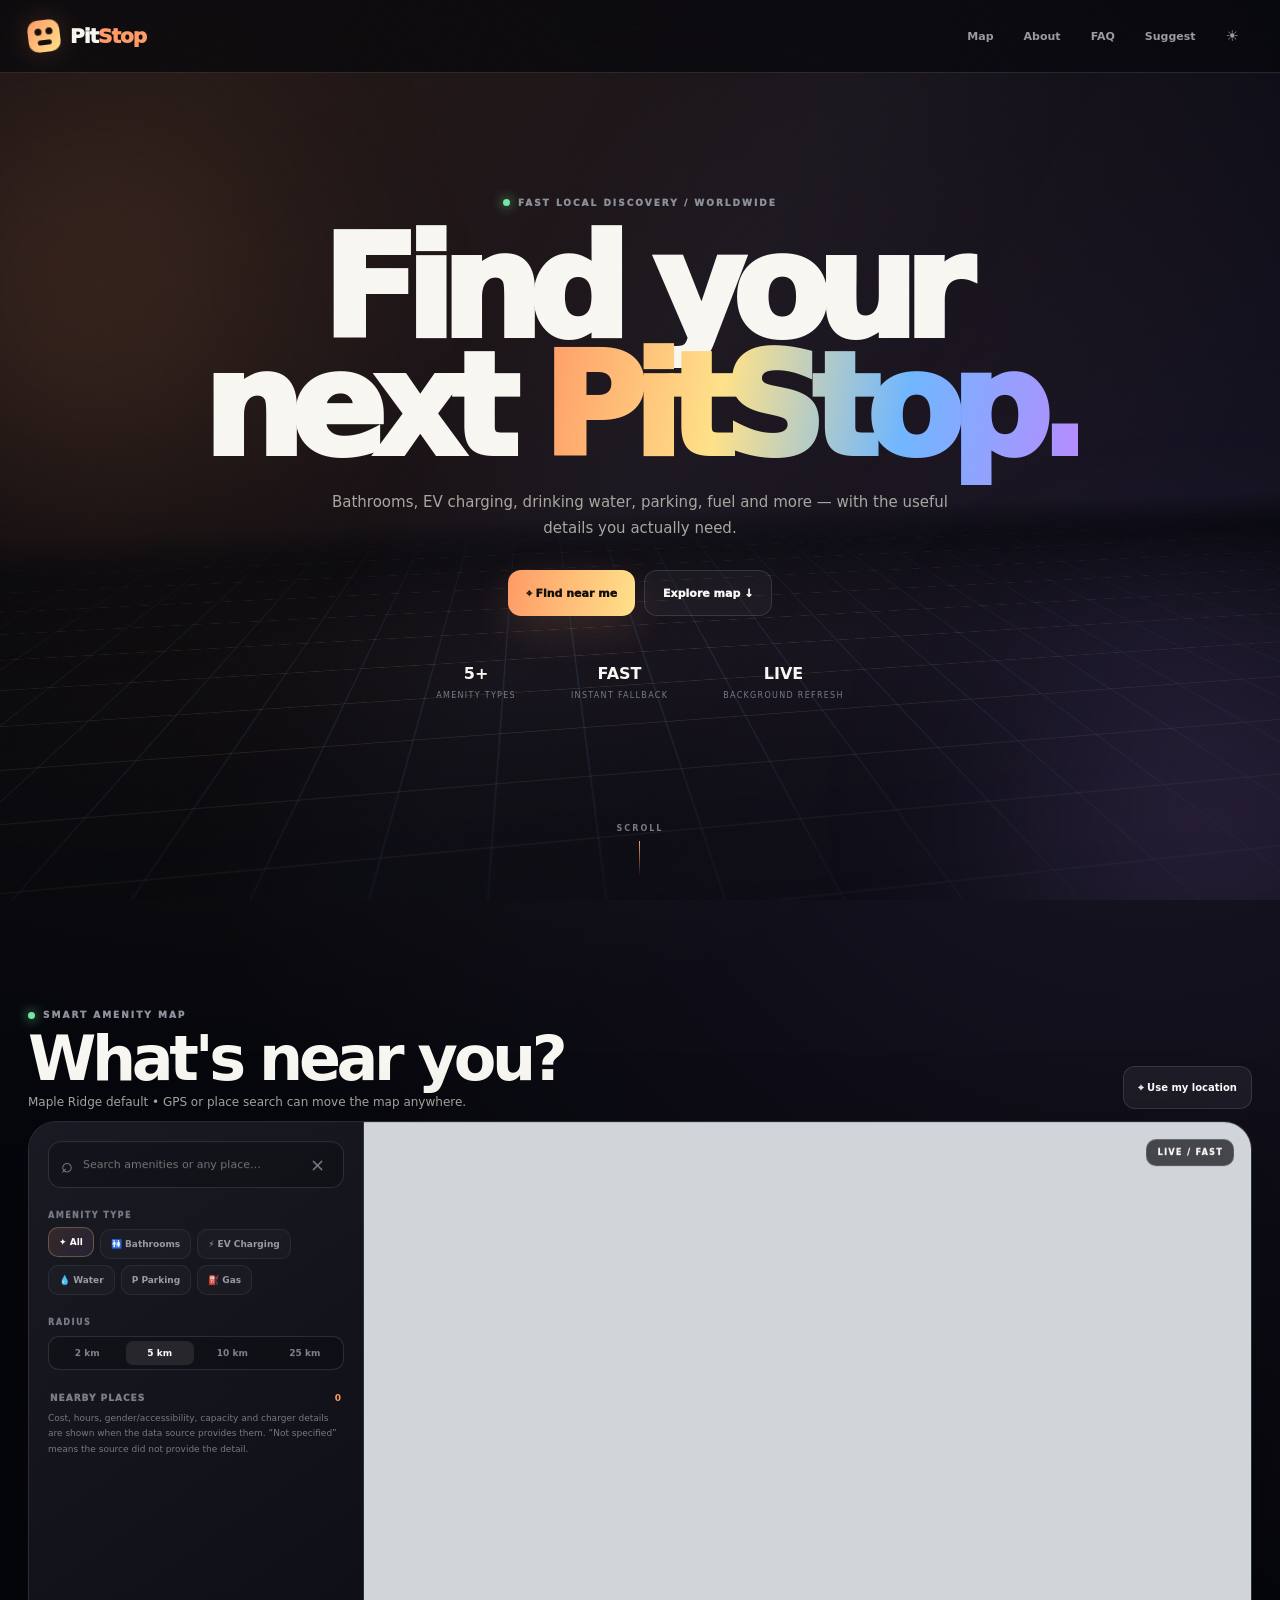
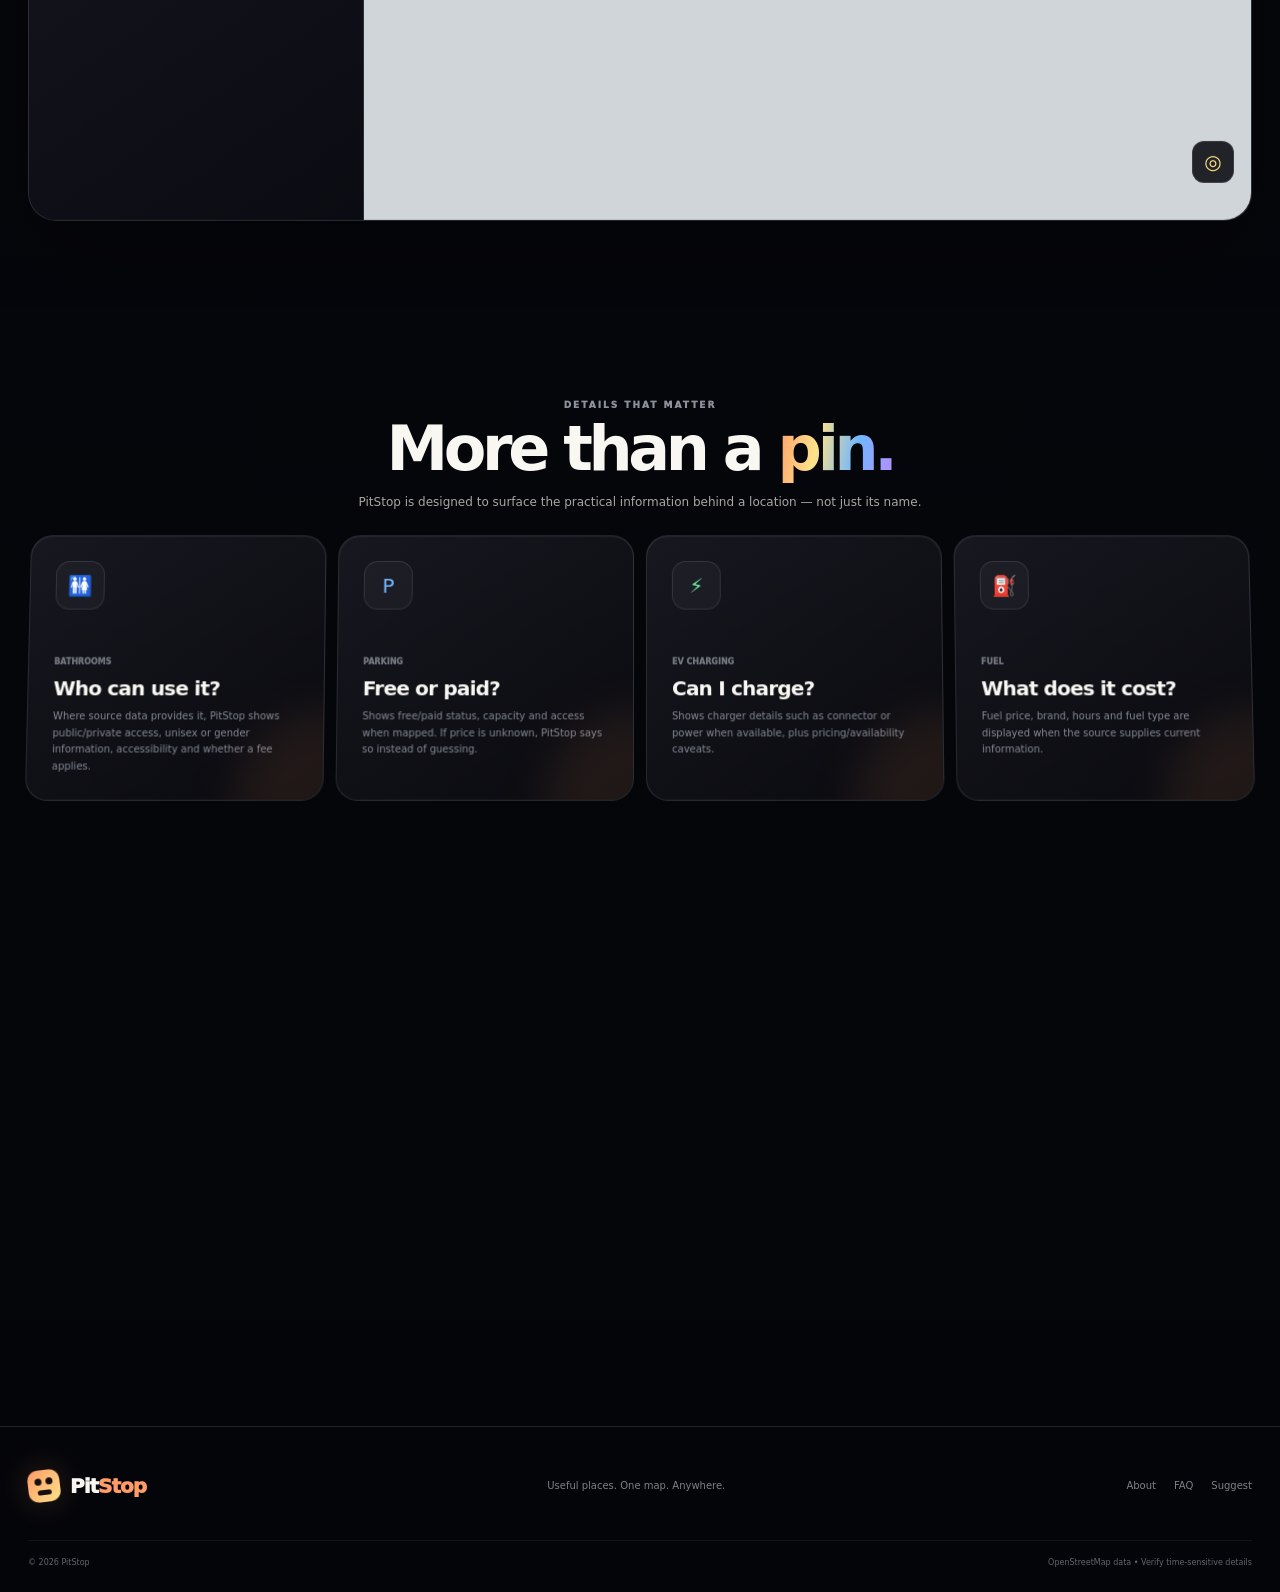
<file: index.html>
<!doctype html><html lang="en-CA"><head><meta charset="utf-8"><meta name="viewport" content="width=device-width,initial-scale=1,viewport-fit=cover"><title>PitStop — Local Amenities, Anywhere</title><meta name="description" content="Find bathrooms, EV charging, drinking water, parking and fuel with useful cost, access and facility details."><meta name="theme-color" content="#07080d"><meta name="color-scheme" content="dark light"><meta property="og:title" content="PitStop — Local Amenities, Anywhere"><meta property="og:description" content="Find bathrooms, EV charging, drinking water, parking and fuel with useful cost, access and facility details."><meta property="og:type" content="website"><link rel="manifest" href="manifest.webmanifest"><link rel="stylesheet" href="style.css"><script type="application/ld+json">{"@context":"https://schema.org","@graph":[{"@type":"WebApplication","name":"PitStop","applicationCategory":"TravelApplication","operatingSystem":"Web","description":"Worldwide local amenity discovery for bathrooms, EV charging, water, parking and fuel."},{"@type":"LocalBusiness","name":"PitStop","areaServed":{"@type":"Place","name":"Worldwide"}}]}</script><link rel="preconnect" href="https://unpkg.com"><link rel="preconnect" href="https://tile.openstreetmap.org"></head><body><header class="header"><nav class="nav"><a class="brand" href="index.html"><span class="logo"><i></i></span><span>Pit<span>Stop</span></span></a><div class="navlinks"><a href="index.html">Map</a><a href="about.html">About</a><a href="faq.html">FAQ</a><a href="contact.html">Suggest</a><button class="theme" id="themeBtn" aria-label="Toggle theme">☀</button></div><button class="menu-btn" id="menuBtn">☰</button></nav><div class="mobile-nav" id="mobileNav"><a href="index.html">Map</a><a href="about.html">About</a><a href="faq.html">FAQ</a><a href="contact.html">Suggest a place</a><button class="theme" id="themeBtn">☀ Theme</button></div></header><div class="noise"></div><main><section class="hero"><div class="hero-grid" id="heroGrid"></div><div class="orb orb-a"></div><div class="orb orb-b"></div><div class="hero-inner"><div class="eyebrow"><span class="dot"></span> FAST LOCAL DISCOVERY / WORLDWIDE</div><h1>Find your next <span>PitStop.</span></h1><p>Bathrooms, EV charging, drinking water, parking, fuel and more — with the useful details you actually need.</p><div class="hero-actions"><button class="btn primary" id="heroLocate">⌖ Find near me</button><a class="btn secondary" href="#explore">Explore map ↓</a></div><div class="stats"><div><b>5+</b><small>amenity types</small></div><div><b>FAST</b><small>instant fallback</small></div><div><b>LIVE</b><small>background refresh</small></div></div></div><div class="scroll">SCROLL<span></span></div></section>
<section class="explore" id="explore"><div class="heading"><div><div class="eyebrow left"><span class="dot"></span> SMART AMENITY MAP</div><h2>What's near you?</h2><p id="locationText">Maple Ridge default • GPS or place search can move the map anywhere.</p></div><button class="location-btn" id="locateBtn">⌖ Use my location</button></div>
<div class="map-shell depth"><aside class="sidebar"><div class="search"><span>⌕</span><input id="search" type="search" placeholder="Search amenities or any place…" aria-label="Search"><button aria-label="Clear search" onclick="document.querySelector('#search').value='';document.querySelector('#search').dispatchEvent(new Event('input'))">×</button></div><div class="label">AMENITY TYPE</div><div class="chips"><button class="chip active" data-cat="all">✦ All</button><button class="chip" data-cat="washroom">🚻 Bathrooms</button><button class="chip" data-cat="ev">⚡ EV Charging</button><button class="chip" data-cat="water">💧 Water</button><button class="chip" data-cat="parking">P Parking</button><button class="chip" data-cat="gas">⛽ Gas</button></div><div class="label">RADIUS</div><div class="radius"><button data-radius="2">2 km</button><button class="active" data-radius="5">5 km</button><button data-radius="10">10 km</button><button data-radius="25">25 km</button></div><div class="results-title"><span>Nearby places</span><b id="count">0</b></div><div class="result-list" id="results"></div><div class="data-note">Cost, hours, gender/accessibility, capacity and charger details are shown when the data source provides them. “Not specified” means the source did not provide the detail.</div></aside><div class="map-wrap"><div id="map"></div><div class="map-badge"><span class="dot"></span> LIVE / FAST</div><button class="recenter" id="recenter">◎</button></div></div></section>
<section class="categories"><div class="heading centered"><div class="eyebrow">DETAILS THAT MATTER</div><h2>More than a <span>pin.</span></h2><p>PitStop is designed to surface the practical information behind a location — not just its name.</p></div><div class="category-grid"><article class="card tilt depth"><div class="icon">🚻</div><em>BATHROOMS</em><h3>Who can use it?</h3><p>Where source data provides it, PitStop shows public/private access, unisex or gender information, accessibility and whether a fee applies.</p></article><article class="card tilt depth"><div class="icon">P</div><em>PARKING</em><h3>Free or paid?</h3><p>Shows free/paid status, capacity and access when mapped. If price is unknown, PitStop says so instead of guessing.</p></article><article class="card tilt depth"><div class="icon">⚡</div><em>EV CHARGING</em><h3>Can I charge?</h3><p>Shows charger details such as connector or power when available, plus pricing/availability caveats.</p></article><article class="card tilt depth"><div class="icon">⛽</div><em>FUEL</em><h3>What does it cost?</h3><p>Fuel price, brand, hours and fuel type are displayed when the source supplies current information.</p></article></div></section>
<section class="cta"><div class="cta-card depth"><div class="eyebrow">HELP IMPROVE THE MAP</div><h2>Know a useful <span>place?</span></h2><p>Send a suggestion and include the exact location plus any useful details such as price, hours, accessibility or facility type.</p><a class="btn primary" href="contact.html">Suggest a location →</a></div></section></main>
<div class="modal" id="modal"><div class="modal-card"><button class="modal-close" id="modalClose">×</button><div class="modal-cat" id="modalCat"></div><h2 id="modalTitle"></h2><div class="distance" id="modalDistance"></div><div class="info-grid"><div><small>ADDRESS</small><strong id="mAddress"></strong></div><div><small>ACCESS</small><strong id="mAccess"></strong></div><div><small>COST / FEE</small><strong id="mCost"></strong></div><div><small>HOURS</small><strong id="mHours"></strong></div><div><small>GENDER / FACILITY</small><strong id="mGender"></strong></div><div><small>DETAILS</small><strong id="mDetail"></strong></div></div><a class="btn primary full" id="directions" target="_blank" rel="noopener">Get directions →</a><a class="source-link" id="source" target="_blank" rel="noopener">View source ↗</a><p class="fine">Important: mapped data can become outdated. PitStop does not guarantee current opening hours, pricing, accessibility, gender designation, parking availability, fuel prices, or EV availability.</p></div></div><footer><div class="footer-top"><a class="brand" href="index.html"><span class="logo"><i></i></span><span>Pit<span>Stop</span></span></a><p>Useful places. One map. Anywhere.</p><div><a href="about.html">About</a><a href="faq.html">FAQ</a><a href="contact.html">Suggest</a></div></div><div class="footer-bottom"><span>© 2026 PitStop</span><span>OpenStreetMap data • Verify time-sensitive details</span></div></footer><script src="app.js"></script></body></html>
</file>
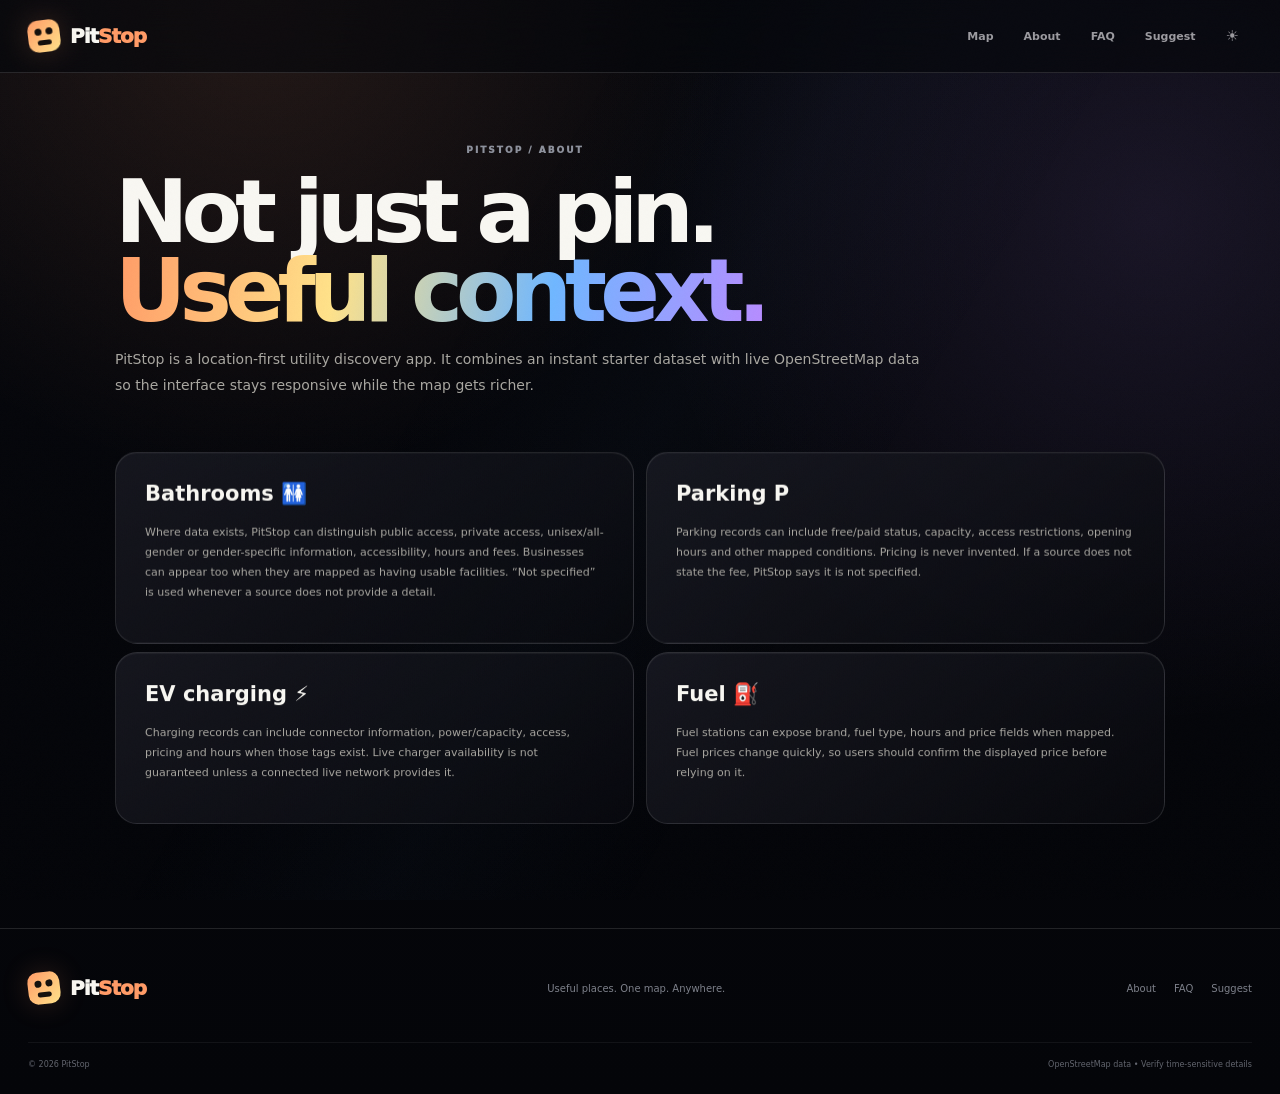
<file: about.html>
<!doctype html><html lang="en-CA"><head><meta charset="utf-8"><meta name="viewport" content="width=device-width,initial-scale=1,viewport-fit=cover"><title>About PitStop — Detailed Local Amenity Discovery</title><meta name="description" content="Learn how PitStop handles amenity details, pricing, access and live map data."><meta name="theme-color" content="#07080d"><meta name="color-scheme" content="dark light"><meta property="og:title" content="About PitStop — Detailed Local Amenity Discovery"><meta property="og:description" content="Learn how PitStop handles amenity details, pricing, access and live map data."><meta property="og:type" content="website"><link rel="manifest" href="manifest.webmanifest"><link rel="stylesheet" href="style.css"></head><body><header class="header"><nav class="nav"><a class="brand" href="index.html"><span class="logo"><i></i></span><span>Pit<span>Stop</span></span></a><div class="navlinks"><a href="index.html">Map</a><a href="about.html">About</a><a href="faq.html">FAQ</a><a href="contact.html">Suggest</a><button class="theme" id="themeBtn" aria-label="Toggle theme">☀</button></div><button class="menu-btn" id="menuBtn">☰</button></nav><div class="mobile-nav" id="mobileNav"><a href="index.html">Map</a><a href="about.html">About</a><a href="faq.html">FAQ</a><a href="contact.html">Suggest a place</a><button class="theme" id="themeBtn">☀ Theme</button></div></header><div class="noise"></div><main class="page"><div class="page-container"><section class="page-hero"><div class="eyebrow">PITSTOP / ABOUT</div><h1>Not just a pin.<br><span>Useful context.</span></h1><p>PitStop is a location-first utility discovery app. It combines an instant starter dataset with live OpenStreetMap data so the interface stays responsive while the map gets richer.</p></section><section class="content-grid"><article class="content-card depth"><h2>Bathrooms 🚻</h2><p>Where data exists, PitStop can distinguish public access, private access, unisex/all-gender or gender-specific information, accessibility, hours and fees. Businesses can appear too when they are mapped as having usable facilities. “Not specified” is used whenever a source does not provide a detail.</p></article><article class="content-card depth"><h2>Parking P</h2><p>Parking records can include free/paid status, capacity, access restrictions, opening hours and other mapped conditions. Pricing is never invented. If a source does not state the fee, PitStop says it is not specified.</p></article><article class="content-card depth"><h2>EV charging ⚡</h2><p>Charging records can include connector information, power/capacity, access, pricing and hours when those tags exist. Live charger availability is not guaranteed unless a connected live network provides it.</p></article><article class="content-card depth"><h2>Fuel ⛽</h2><p>Fuel stations can expose brand, fuel type, hours and price fields when mapped. Fuel prices change quickly, so users should confirm the displayed price before relying on it.</p></article></section></div></main><footer><div class="footer-top"><a class="brand" href="index.html"><span class="logo"><i></i></span><span>Pit<span>Stop</span></span></a><p>Useful places. One map. Anywhere.</p><div><a href="about.html">About</a><a href="faq.html">FAQ</a><a href="contact.html">Suggest</a></div></div><div class="footer-bottom"><span>© 2026 PitStop</span><span>OpenStreetMap data • Verify time-sensitive details</span></div></footer><script src="app.js"></script></body></html>
</file>
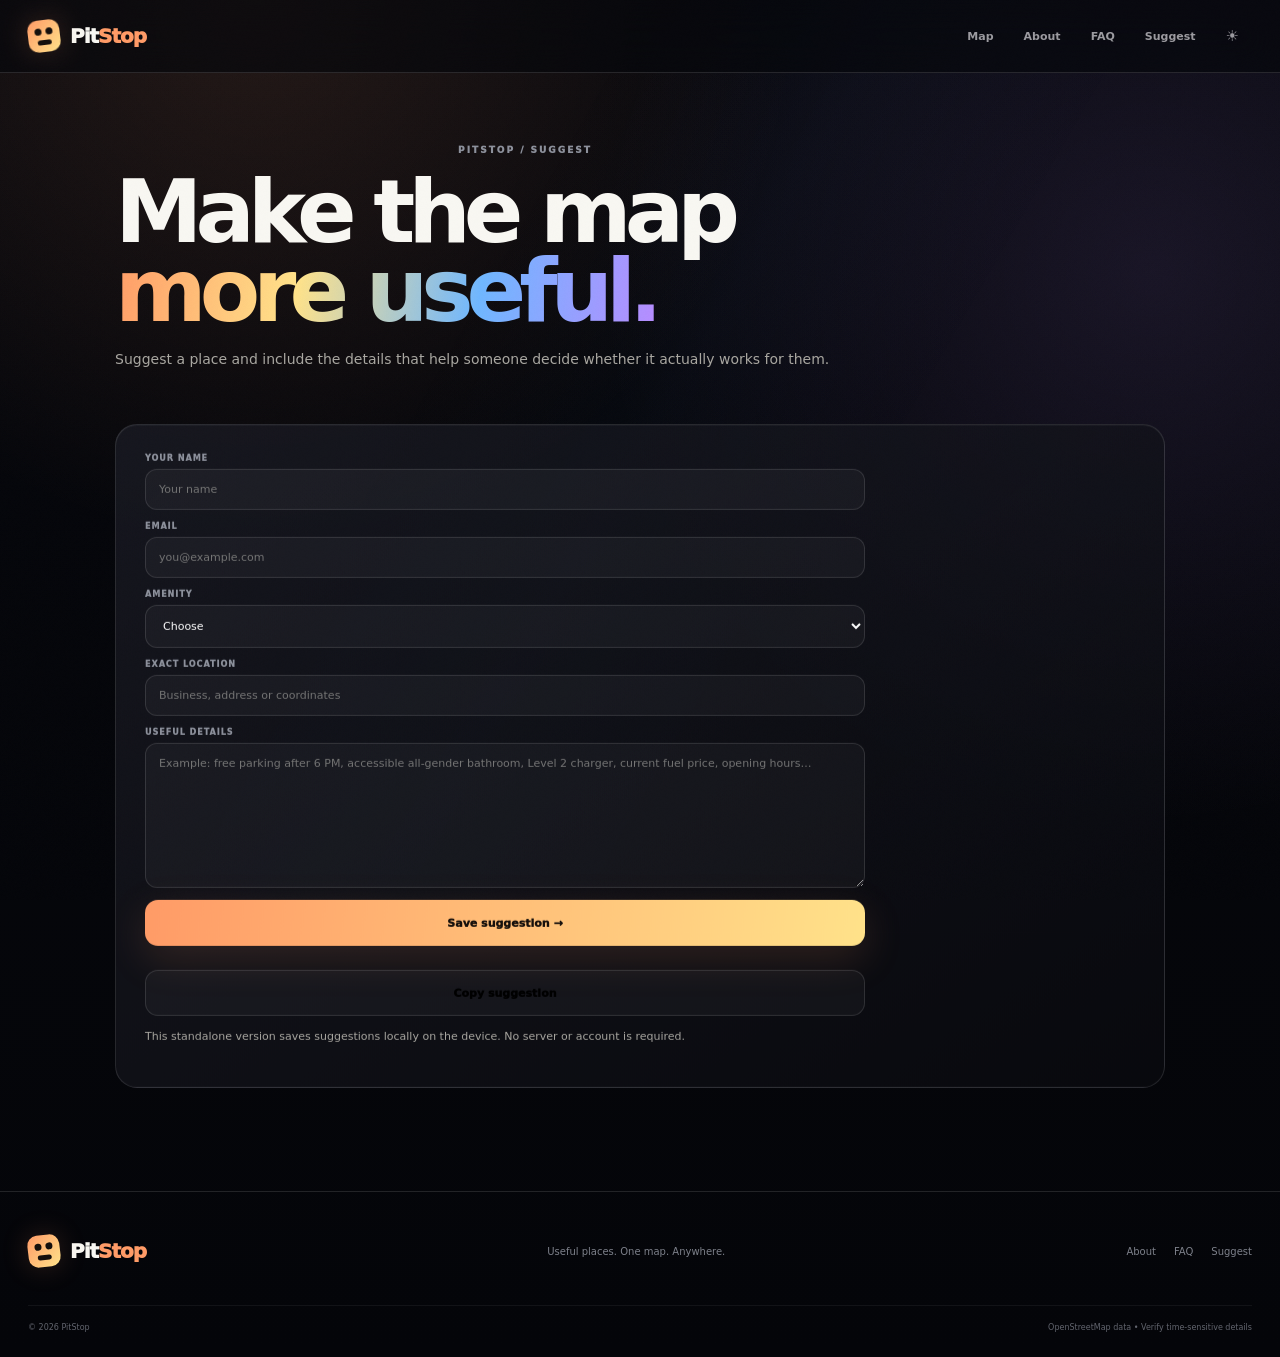
<file: contact.html>
<!doctype html><html lang="en-CA"><head><meta charset="utf-8"><meta name="viewport" content="width=device-width,initial-scale=1,viewport-fit=cover"><title>Suggest a Place — PitStop</title><meta name="description" content="Suggest a bathroom, EV charger, water station, parking area or fuel station for PitStop."><meta name="theme-color" content="#07080d"><meta name="color-scheme" content="dark light"><meta property="og:title" content="Suggest a Place — PitStop"><meta property="og:description" content="Suggest a bathroom, EV charger, water station, parking area or fuel station for PitStop."><meta property="og:type" content="website"><link rel="manifest" href="manifest.webmanifest"><link rel="stylesheet" href="style.css"></head><body><header class="header"><nav class="nav"><a class="brand" href="index.html"><span class="logo"><i></i></span><span>Pit<span>Stop</span></span></a><div class="navlinks"><a href="index.html">Map</a><a href="about.html">About</a><a href="faq.html">FAQ</a><a href="contact.html">Suggest</a><button class="theme" id="themeBtn" aria-label="Toggle theme">☀</button></div><button class="menu-btn" id="menuBtn">☰</button></nav><div class="mobile-nav" id="mobileNav"><a href="index.html">Map</a><a href="about.html">About</a><a href="faq.html">FAQ</a><a href="contact.html">Suggest a place</a><button class="theme" id="themeBtn">☀ Theme</button></div></header><div class="noise"></div><main class="page"><div class="page-container"><section class="page-hero"><div class="eyebrow">PITSTOP / SUGGEST</div><h1>Make the map<br><span>more useful.</span></h1><p>Suggest a place and include the details that help someone decide whether it actually works for them.</p></section><section class="content-card depth"><form class="contact-form" id="contactForm"><div class="field"><label>YOUR NAME</label><input name="name" required placeholder="Your name"></div><div class="field"><label>EMAIL</label><input name="email" type="email" required placeholder="you@example.com"></div><div class="field"><label>AMENITY</label><select name="category" required><option value="">Choose</option><option>Bathroom</option><option>EV charging</option><option>Water</option><option>Parking</option><option>Gas / fuel</option><option>Other</option></select></div><div class="field"><label>EXACT LOCATION</label><input name="location" required placeholder="Business, address or coordinates"></div><div class="field"><label>USEFUL DETAILS</label><textarea name="message" required placeholder="Example: free parking after 6 PM, accessible all-gender bathroom, Level 2 charger, current fuel price, opening hours…"></textarea></div><button class="btn primary" type="submit">Save suggestion →</button><div class="notice" id="formNotice"></div><button class="btn secondary" id="copySuggestion" type="button" hidden>Copy suggestion</button></form><p class="data-note">This standalone version saves suggestions locally on the device. No server or account is required.</p></section></div></main><footer><div class="footer-top"><a class="brand" href="index.html"><span class="logo"><i></i></span><span>Pit<span>Stop</span></span></a><p>Useful places. One map. Anywhere.</p><div><a href="about.html">About</a><a href="faq.html">FAQ</a><a href="contact.html">Suggest</a></div></div><div class="footer-bottom"><span>© 2026 PitStop</span><span>OpenStreetMap data • Verify time-sensitive details</span></div></footer><script src="app.js"></script></body></html>
</file>
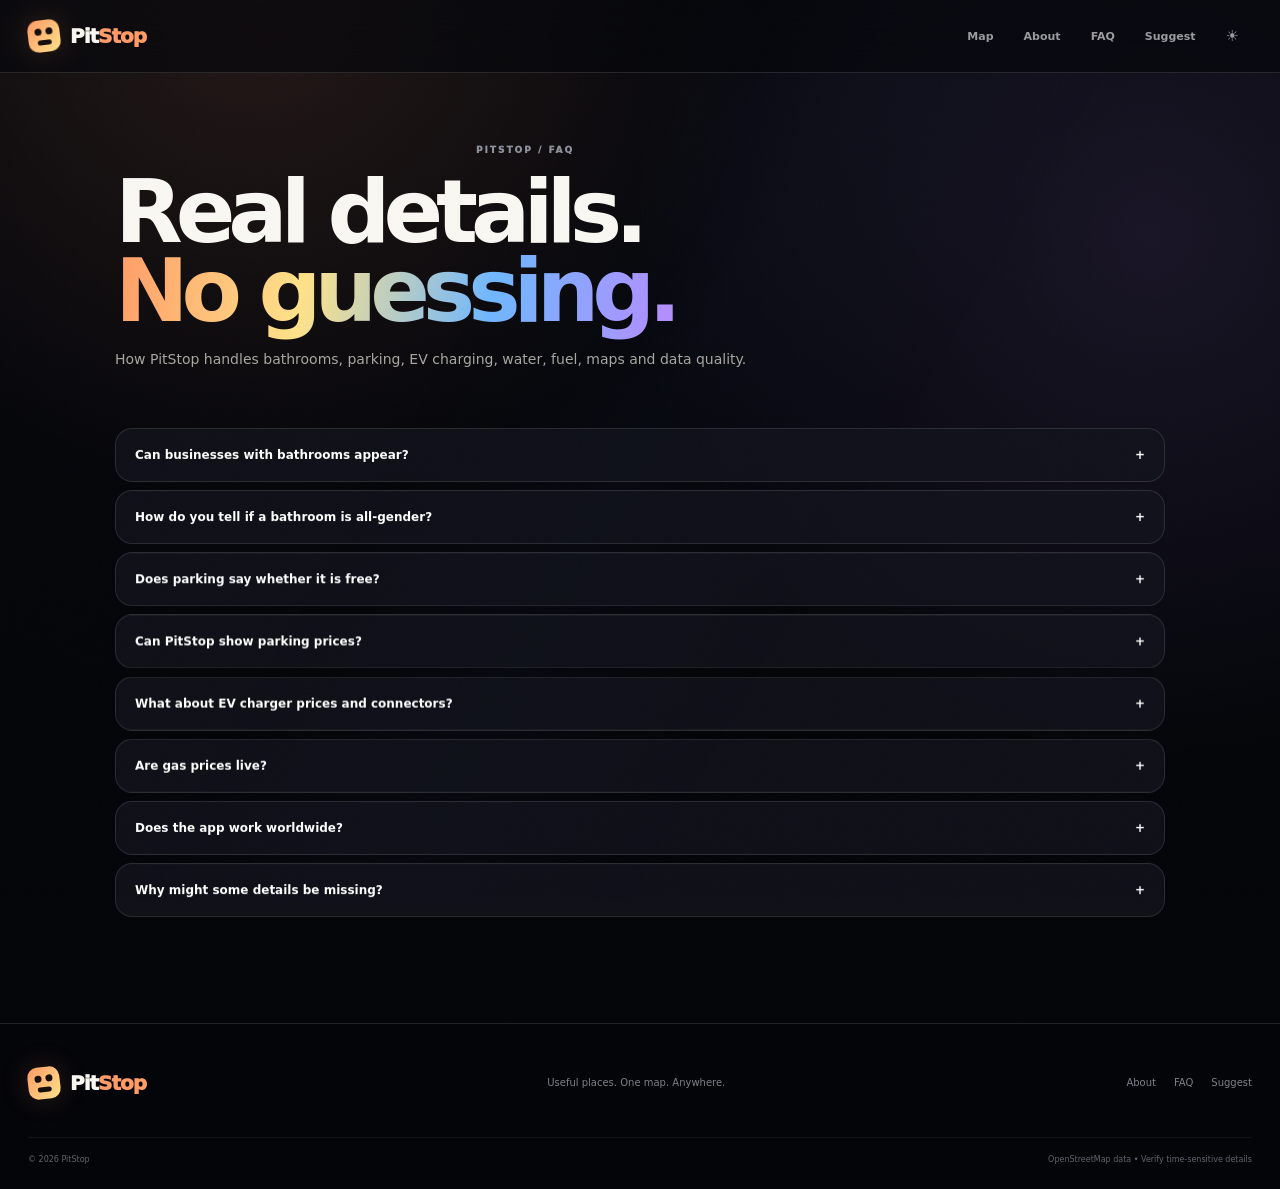
<file: faq.html>
<!doctype html><html lang="en-CA"><head><meta charset="utf-8"><meta name="viewport" content="width=device-width,initial-scale=1,viewport-fit=cover"><title>PitStop FAQ — Bathrooms, Parking, EV & Fuel Details</title><meta name="description" content="Answers about PitStop's amenity details, pricing, access, worldwide search and data quality."><meta name="theme-color" content="#07080d"><meta name="color-scheme" content="dark light"><meta property="og:title" content="PitStop FAQ — Bathrooms, Parking, EV & Fuel Details"><meta property="og:description" content="Answers about PitStop's amenity details, pricing, access, worldwide search and data quality."><meta property="og:type" content="website"><link rel="manifest" href="manifest.webmanifest"><link rel="stylesheet" href="style.css"></head><body><header class="header"><nav class="nav"><a class="brand" href="index.html"><span class="logo"><i></i></span><span>Pit<span>Stop</span></span></a><div class="navlinks"><a href="index.html">Map</a><a href="about.html">About</a><a href="faq.html">FAQ</a><a href="contact.html">Suggest</a><button class="theme" id="themeBtn" aria-label="Toggle theme">☀</button></div><button class="menu-btn" id="menuBtn">☰</button></nav><div class="mobile-nav" id="mobileNav"><a href="index.html">Map</a><a href="about.html">About</a><a href="faq.html">FAQ</a><a href="contact.html">Suggest a place</a><button class="theme" id="themeBtn">☀ Theme</button></div></header><div class="noise"></div><main class="page"><div class="page-container"><section class="page-hero"><div class="eyebrow">PITSTOP / FAQ</div><h1>Real details.<br><span>No guessing.</span></h1><p>How PitStop handles bathrooms, parking, EV charging, water, fuel, maps and data quality.</p></section><section class="faq-list"><article class="faq-item depth"><button class="faq-q">Can businesses with bathrooms appear?<span>+</span></button><div class="faq-a">Yes, when the business/facility is mapped in OpenStreetMap with a relevant amenity tag or a mapped toilet facility. PitStop does not assume every business has a bathroom simply because it is a business.</div></article><article class="faq-item depth"><button class="faq-q">How do you tell if a bathroom is all-gender?<span>+</span></button><div class="faq-a">PitStop reads available OpenStreetMap toilet gender/unisex tags. If those tags are absent or ambiguous, it displays “Not specified” rather than guessing. Accessibility is likewise shown only when source data supports it.</div></article><article class="faq-item depth"><button class="faq-q">Does parking say whether it is free?<span>+</span></button><div class="faq-a">Yes when the source has a fee field. “Free parking” can be shown for an explicit no-fee tag; “Paid parking” for an explicit fee tag. If no fee information exists, PitStop displays “Parking fee not specified.”</div></article><article class="faq-item depth"><button class="faq-q">Can PitStop show parking prices?<span>+</span></button><div class="faq-a">If a mapped source includes a usable price/fee value, the app can show it. Many OpenStreetMap parking records do not contain current hourly rates, so PitStop will not invent a price.</div></article><article class="faq-item depth"><button class="faq-q">What about EV charger prices and connectors?<span>+</span></button><div class="faq-a">The live parser reads available charging tags such as socket/connector and capacity/power. Fee and price information is shown when supplied. Actual real-time availability depends on the source and is not guaranteed by a generic OSM record.</div></article><article class="faq-item depth"><button class="faq-q">Are gas prices live?<span>+</span></button><div class="faq-a">Only if the underlying source provides a current price field. Gas prices change frequently, so PitStop clearly labels missing or source-provided pricing rather than estimating it.</div></article><article class="faq-item depth"><button class="faq-q">Does the app work worldwide?<span>+</span></button><div class="faq-a">Yes. Maple Ridge is the instant seeded fallback location, but GPS and worldwide place search move the map to any location. Background OpenStreetMap queries then search around that location.</div></article><article class="faq-item depth"><button class="faq-q">Why might some details be missing?<span>+</span></button><div class="faq-a">OpenStreetMap is community-maintained and different amenities have different levels of detail. Missing information is intentionally shown as “Not specified” rather than guessed.</div></article></section></div></main><footer><div class="footer-top"><a class="brand" href="index.html"><span class="logo"><i></i></span><span>Pit<span>Stop</span></span></a><p>Useful places. One map. Anywhere.</p><div><a href="about.html">About</a><a href="faq.html">FAQ</a><a href="contact.html">Suggest</a></div></div><div class="footer-bottom"><span>© 2026 PitStop</span><span>OpenStreetMap data • Verify time-sensitive details</span></div></footer><script src="app.js"></script></body></html>
</file>
<file: style.css>
:root{--bg:#07080d;--bg2:#0d1018;--panel:rgba(20,22,31,.76);--panel2:rgba(255,255,255,.055);--text:#f8f7f2;--muted:#a9a7a1;--line:rgba(255,255,255,.12);--orange:#ff9b67;--yellow:#ffe28a;--blue:#70b7ff;--purple:#b88cff;--green:#73e6a4;--red:#ff7474;--cyan:#6feaff;--sy:0px}*{box-sizing:border-box}html{scroll-behavior:smooth}body{margin:0;background:radial-gradient(circle at 20% 0%,rgba(255,155,103,.12),transparent 32%),radial-gradient(circle at 90% 20%,rgba(184,140,255,.11),transparent 35%),linear-gradient(180deg,var(--bg),#040509);color:var(--text);font-family:Inter,ui-sans-serif,system-ui,-apple-system,"Segoe UI",sans-serif;overflow-x:hidden;transition:background .35s,color .25s}body:before{content:"";position:fixed;inset:0;z-index:-2;pointer-events:none;background:linear-gradient(120deg,transparent 35%,rgba(112,183,255,.025),transparent 65%)}a{color:inherit;text-decoration:none}button,input,textarea,select{font:inherit}button{cursor:pointer}.noise{position:fixed;inset:0;z-index:9999;pointer-events:none;opacity:.015;background-image:url("data:image/svg+xml,%3Csvg xmlns='http://www.w3.org/2000/svg' width='120' height='120'%3E%3Cfilter id='n'%3E%3CfeTurbulence baseFrequency='.8' numOctaves='2'/%3E%3C/filter%3E%3Crect width='100%25' height='100%25' filter='url(%23n)'/%3E%3C/svg%3E")}.header{position:fixed;z-index:1000;inset:0 0 auto;background:rgba(7,8,13,.68);backdrop-filter:blur(18px);border-bottom:1px solid var(--line)}.nav{height:72px;max-width:1400px;margin:auto;padding:0 28px;display:flex;align-items:center;justify-content:space-between}.brand{display:flex;align-items:center;gap:10px;font-weight:950;letter-spacing:-1px;font-size:20px}.brand>span:last-child span{color:var(--orange)}.logo{width:32px;height:32px;border-radius:10px;background:linear-gradient(135deg,var(--orange),var(--yellow));position:relative;transform:rotate(-7deg);box-shadow:0 0 28px rgba(255,155,103,.18)}.logo:before,.logo:after,.logo i{content:"";position:absolute;background:#15100d;border-radius:50%}.logo:before{width:7px;height:7px;left:7px;top:8px}.logo:after{width:7px;height:7px;right:7px;top:8px}.logo i{width:14px;height:5px;left:9px;bottom:7px;border-radius:8px}.navlinks{display:flex;gap:4px;align-items:center}.navlinks a,.theme{padding:10px 13px;border:0;border-radius:11px;background:none;color:#9c9ba0;font-size:11px;font-weight:900}.navlinks a:hover,.navlinks .active,.theme:hover{background:var(--panel2);color:#fff}.theme{font-size:15px}.menu-btn{display:none;border:0;background:none;color:#fff;font-size:22px}.mobile-nav{display:none}.hero{min-height:100svh;height:760px;position:relative;display:grid;place-items:center;overflow:hidden}.hero-grid{position:absolute;left:-40vw;top:23%;width:180vw;height:900px;background-image:linear-gradient(rgba(255,226,138,.13) 1px,transparent 1px),linear-gradient(90deg,rgba(112,183,255,.13) 1px,transparent 1px);background-size:55px 55px;transform:perspective(700px) rotateX(64deg) rotateZ(-8deg) scale(1.25);mask-image:linear-gradient(transparent,black 20%,black 65%,transparent);will-change:transform}.hero-grid:after{content:"";position:absolute;inset:0;background:radial-gradient(ellipse,transparent 0 5%,var(--bg) 72%)}.orb{position:absolute;width:380px;height:380px;border-radius:50%;filter:blur(105px);pointer-events:none}.orb-a{left:-100px;top:12%;background:rgba(255,155,103,.13)}.orb-b{right:-120px;bottom:-100px;background:rgba(184,140,255,.13)}.hero-inner{position:relative;z-index:2;text-align:center;width:min(950px,calc(100% - 34px))}.eyebrow{display:flex;align-items:center;justify-content:center;gap:8px;color:#8d919c;font-size:9px;font-weight:950;letter-spacing:2px}.eyebrow.left{justify-content:flex-start}.dot{width:7px;height:7px;border-radius:50%;background:var(--green);box-shadow:0 0 12px var(--green)}.hero h1{font-size:clamp(62px,11vw,142px);line-height:.84;letter-spacing:-.09em;margin:22px 0;font-weight:950}.hero h1 span,.heading h2 span,.cta-card h2 span,.page-hero h1 span{background:linear-gradient(100deg,var(--orange),var(--yellow) 34%,var(--blue) 67%,var(--purple));-webkit-background-clip:text;background-clip:text;color:transparent}.hero p{max-width:660px;margin:auto;color:var(--muted);line-height:1.75;font-size:15px}.hero-actions{display:flex;justify-content:center;gap:9px;margin-top:29px}.btn{min-height:46px;padding:0 18px;border-radius:13px;border:1px solid var(--line);display:inline-flex;align-items:center;justify-content:center;gap:8px;font-size:11px;font-weight:950;transition:.2s}.btn.primary{border:0;color:#16100c;background:linear-gradient(100deg,var(--orange),var(--yellow));box-shadow:0 13px 40px rgba(255,155,103,.15)}.btn.primary:hover{transform:translateY(-3px);box-shadow:0 20px 50px rgba(255,155,103,.25)}.btn.secondary{background:rgba(255,255,255,.035)}.stats{display:flex;justify-content:center;gap:55px;margin-top:48px}.stats b{display:block;font-size:16px}.stats small{color:#777b86;font-size:8px;text-transform:uppercase;letter-spacing:1.3px}.scroll{position:absolute;bottom:24px;color:#777b86;font-size:8px;letter-spacing:2px;font-weight:900}.scroll span{display:block;height:35px;width:1px;margin:8px auto 0;background:linear-gradient(var(--orange),transparent)}.explore,.categories,.cta{content-visibility:auto;contain-intrinsic-size:800px}.explore{max-width:1450px;margin:auto;padding:110px 28px 75px}.heading{display:flex;align-items:end;justify-content:space-between;gap:20px;margin-bottom:26px}.heading h2{font-size:clamp(38px,5vw,62px);line-height:.94;letter-spacing:-.07em;margin:10px 0 7px}.heading p{margin:0;color:var(--muted);font-size:12px}.location-btn{height:43px;border:1px solid var(--line);border-radius:12px;background:var(--panel2);color:#fff;padding:0 14px;font-size:10px;font-weight:900}.map-shell{height:700px;display:grid;grid-template-columns:335px 1fr;overflow:hidden;border:1px solid var(--line);border-radius:28px;background:var(--panel);box-shadow:0 40px 100px rgba(0,0,0,.35);transform-style:preserve-3d}.sidebar{padding:19px;background:linear-gradient(145deg,rgba(26,27,35,.93),rgba(11,12,18,.93));border-right:1px solid var(--line);display:flex;flex-direction:column;min-width:0}.search{height:47px;display:flex;align-items:center;gap:8px;padding:0 12px;border:1px solid var(--line);border-radius:13px;background:rgba(0,0,0,.18)}.search span{font-size:20px;color:#8c8e97}.search input{flex:1;min-width:0;border:0;outline:0;background:none;color:#fff;font-size:11px}.search button{border:0;background:none;color:#7e818b;font-size:18px}.label{margin:23px 0 9px;color:#777a84;font-size:8px;font-weight:950;letter-spacing:1.5px}.chips{display:flex;flex-wrap:wrap;gap:6px}.chip{padding:9px 10px;border:1px solid rgba(255,255,255,.07);border-radius:10px;background:rgba(255,255,255,.025);color:#9b9da5;font-size:9px;font-weight:900;transition:.17s}.chip:hover,.chip.active{color:#fff;background:linear-gradient(135deg,rgba(255,155,103,.13),rgba(184,140,255,.1));border-color:rgba(255,226,138,.27);transform:translateY(-2px)}.radius{display:grid;grid-template-columns:repeat(4,1fr);gap:4px;padding:4px;border:1px solid var(--line);border-radius:11px;background:rgba(0,0,0,.18)}.radius button{border:0;border-radius:7px;padding:7px 2px;background:none;color:#80838d;font-size:9px;font-weight:900}.radius button.active{background:rgba(255,255,255,.09);color:#fff}.results-title{display:flex;justify-content:space-between;margin:23px 2px 8px;color:#7b7e87;font-size:9px;font-weight:950;text-transform:uppercase;letter-spacing:1px}.results-title b{color:var(--orange)}.result-list{display:flex;flex-direction:column;gap:6px;overflow:auto;min-height:0}.result{width:100%;padding:11px;border:1px solid rgba(255,255,255,.06);border-radius:12px;background:rgba(255,255,255,.025);color:#92959e;text-align:left;transition:.18s}.result:hover{transform:translateX(3px);border-color:rgba(255,155,103,.27);background:rgba(255,155,103,.045)}.result>span{display:flex;justify-content:space-between;gap:8px}.result b{color:#f0f0ed;font-size:10px}.result em{color:var(--yellow);font-size:9px;font-style:normal;white-space:nowrap}.result small{display:block;margin-top:5px;color:#777d89;font-size:8px;line-height:1.45}.result i{display:block;margin-top:5px;color:var(--green);font-size:8px;font-style:normal}.empty{display:grid;gap:4px}.map-wrap{min-width:0;position:relative}#map{height:100%;width:100%;background:#cfd5d8}.leaflet-container{font-family:inherit}.leaflet-control-zoom{border:0!important}.leaflet-control-zoom a{background:rgba(15,16,22,.92)!important;color:#fff!important;border-color:rgba(255,255,255,.12)!important}.leaflet-control-attribution{background:rgba(0,0,0,.45)!important;color:#fff!important;font-size:8px}.leaflet-control-attribution a{color:#fff!important}.marker{width:44px;height:44px;border:3px solid #fff;border-radius:14px;display:grid;place-items:center;color:#16100c;background:linear-gradient(135deg,var(--orange),var(--yellow));box-shadow:0 10px 25px rgba(0,0,0,.4);font-weight:950}.marker-water{background:linear-gradient(135deg,#8ee7ff,var(--blue))}.marker-parking{background:linear-gradient(135deg,var(--purple),#8b7bff)}.marker-ev{background:linear-gradient(135deg,var(--green),#75eaff)}.marker-gas{background:linear-gradient(135deg,var(--red),var(--orange))}.user-dot{width:18px;height:18px;border:4px solid white;border-radius:50%;background:var(--blue);box-shadow:0 0 0 8px rgba(112,183,255,.15),0 0 25px var(--blue)}.map-badge{position:absolute;z-index:500;right:17px;top:17px;padding:8px 10px;border:1px solid var(--line);border-radius:10px;background:rgba(15,16,22,.72);backdrop-filter:blur(12px);font-size:8px;font-weight:950;letter-spacing:1.4px}.recenter{position:absolute;z-index:500;right:17px;bottom:37px;width:42px;height:42px;border:1px solid var(--line);border-radius:12px;background:rgba(15,16,22,.9);color:var(--yellow);font-size:20px}.categories{padding:90px 28px;max-width:1280px;margin:auto}.centered{display:block;text-align:center}.centered p{max-width:570px;margin:17px auto}.category-grid{display:grid;grid-template-columns:repeat(4,1fr);gap:12px;margin-top:50px;perspective:1100px}.card,.content-card{position:relative;overflow:hidden;border:1px solid var(--line);border-radius:22px;background:linear-gradient(145deg,rgba(28,29,38,.75),rgba(10,11,16,.72));box-shadow:inset 0 1px rgba(255,255,255,.045);transform-style:preserve-3d;will-change:transform;transition:border-color .2s}.card{min-height:250px;padding:25px}.card:after{content:"";position:absolute;right:-100px;bottom:-100px;width:190px;height:190px;border-radius:50%;background:rgba(255,155,103,.09);filter:blur(22px)}.icon{width:49px;height:49px;display:grid;place-items:center;margin-bottom:40px;border:1px solid rgba(255,255,255,.1);border-radius:14px;background:rgba(255,255,255,.035);font-size:20px}.card:nth-child(2) .icon{color:var(--blue)}.card:nth-child(3) .icon{color:var(--green)}.card:nth-child(4) .icon{color:var(--purple)}.card em{color:#71757f;font-size:8px;font-style:normal;font-weight:950}.card h3{margin:8px 0;font-size:20px;letter-spacing:-.04em}.card p{margin:0;color:#858995;font-size:10px;line-height:1.65}.cta{padding:20px 28px 110px}.cta-card{max-width:1050px;min-height:380px;margin:auto;padding:40px;display:flex;align-items:center;flex-direction:column;justify-content:center;text-align:center;border:1px solid rgba(255,155,103,.18);border-radius:30px;background:radial-gradient(circle at 50% 100%,rgba(255,155,103,.11),transparent 50%),rgba(20,22,30,.72);box-shadow:0 35px 90px rgba(0,0,0,.3)}.cta-card h2{font-size:clamp(42px,6vw,72px);line-height:.94;letter-spacing:-.07em;margin:18px 0 12px}.cta-card p{max-width:520px;color:var(--muted);font-size:12px;margin:0 0 23px}footer{border-top:1px solid var(--line);padding:43px 28px 25px}.footer-top,.footer-bottom{max-width:1250px;margin:auto}.footer-top{display:flex;justify-content:space-between;align-items:center;gap:20px}.footer-top p,.footer-top div:last-child a{color:#7d808a;font-size:10px}.footer-top div:last-child{display:flex;gap:18px}.footer-bottom{display:flex;justify-content:space-between;border-top:1px solid rgba(255,255,255,.06);padding-top:17px;margin-top:38px;color:#62656e;font-size:8px}.modal{position:fixed;inset:0;z-index:3000;display:grid;place-items:center;padding:18px;background:rgba(0,0,0,.7);backdrop-filter:blur(15px);opacity:0;visibility:hidden;transition:.2s}.modal.open{opacity:1;visibility:visible}.modal-card{width:min(560px,100%);max-height:90vh;overflow:auto;position:relative;padding:29px;border:1px solid rgba(255,226,138,.23);border-radius:25px;background:linear-gradient(145deg,#1d1e27,#0b0c11);box-shadow:0 45px 110px rgba(0,0,0,.65);transform:translateY(18px) scale(.98);transition:.25s}.modal.open .modal-card{transform:none}.modal-close{position:absolute;right:14px;top:14px;width:35px;height:35px;border:1px solid var(--line);border-radius:10px;background:rgba(255,255,255,.04);color:#aaa;font-size:20px}.modal-cat{color:var(--orange);font-size:8px;font-weight:950;letter-spacing:2px}.modal-card h2{font-size:28px;letter-spacing:-.05em;margin:9px 0 11px}.distance{font-size:26px;font-weight:950;margin:20px 0;color:var(--yellow)}.info-grid{display:grid;grid-template-columns:1fr 1fr;gap:8px}.info-grid div{padding:13px;border:1px solid rgba(255,255,255,.07);border-radius:12px;background:rgba(255,255,255,.025)}.info-grid small{display:block;color:#6e727c;font-size:7px;font-weight:950;letter-spacing:1.2px;margin-bottom:5px}.info-grid strong{display:block;color:#c9cbd0;font-size:10px;line-height:1.5}.full{width:100%;margin-top:14px}.source-link{display:block;margin-top:11px;color:var(--blue);font-size:9px}.fine{color:#6e727c;font-size:8px;line-height:1.6}.page{min-height:100vh;padding:145px 28px 100px}.page-container{max-width:1050px;margin:auto}.page-hero{max-width:820px;margin-bottom:55px}.page-hero h1{font-size:clamp(53px,8vw,88px);line-height:.9;letter-spacing:-.08em;margin:17px 0}.page-hero p{color:var(--muted);font-size:14px;line-height:1.8}.content-grid{display:grid;grid-template-columns:1fr 1fr;gap:12px}.content-card{padding:29px}.content-card h2{font-size:21px;margin-top:0}.content-card p{color:var(--muted);font-size:11px;line-height:1.8}.faq-list{display:grid;gap:9px}.faq-item{border:1px solid var(--line);border-radius:17px;background:var(--panel);overflow:hidden}.faq-q{width:100%;padding:19px;border:0;background:none;color:#fff;text-align:left;display:flex;justify-content:space-between;font-size:12px;font-weight:900}.faq-a{max-height:0;overflow:hidden;padding:0 19px;color:var(--muted);font-size:11px;line-height:1.8;transition:.25s}.faq-item.open .faq-a{max-height:300px;padding:0 19px 19px}.contact-form{max-width:720px;display:grid;gap:12px}.field{display:grid;gap:6px}.field label{color:#8d919c;font-size:8px;font-weight:950;letter-spacing:1px}.field input,.field textarea,.field select{width:100%;padding:13px;border:1px solid var(--line);border-radius:12px;background:rgba(255,255,255,.035);color:#fff;outline:0;font-size:11px}.field select option{background:#15161d}.field textarea{min-height:145px;resize:vertical}.notice{color:var(--green);font-size:10px}.data-note{color:#747983;font-size:9px;line-height:1.7}
body.light{--bg:#f7f3ec;--bg2:#fff;--panel:rgba(255,255,255,.72);--panel2:rgba(35,45,60,.055);--text:#17202d;--muted:#596676;--line:rgba(23,32,45,.12)}body.light:before{background:linear-gradient(120deg,transparent 35%,rgba(112,183,255,.06),transparent 65%)}body.light .header{background:rgba(247,243,236,.7)}body.light .sidebar{background:linear-gradient(145deg,rgba(255,255,255,.94),rgba(243,239,232,.94))}body.light .result b,body.light .modal-card h2,body.light .faq-q{color:#17202d}body.light .modal-card{background:linear-gradient(145deg,#fff,#f3efe8)}body.light .card,body.light .content-card{background:rgba(255,255,255,.65)}body.light .hero-grid{background-image:linear-gradient(rgba(255,155,103,.2) 1px,transparent 1px),linear-gradient(90deg,rgba(112,183,255,.2) 1px,transparent 1px)}
@media(max-width:950px){.category-grid{grid-template-columns:1fr 1fr}.map-shell{grid-template-columns:295px 1fr}}
@media(max-width:740px){.nav{height:64px;padding:0 16px}.navlinks{display:none}.menu-btn{display:block}.mobile-nav{position:absolute;top:64px;left:12px;right:12px;padding:7px;border:1px solid var(--line);border-radius:15px;background:rgba(15,16,22,.98);box-shadow:0 25px 70px #000}.mobile-nav.open{display:grid}.mobile-nav a{padding:13px;color:#9ca0aa;font-size:11px;font-weight:900}.hero{height:760px}.hero h1{font-size:clamp(60px,18vw,100px)}.hero p{font-size:13px}.hero-actions{flex-direction:column;width:250px;margin:27px auto 0}.stats{gap:25px}.explore{padding:75px 14px 55px}.heading{align-items:flex-start;flex-direction:column}.map-shell{display:flex;flex-direction:column;height:auto}.map-wrap{order:1}#map{height:470px}.sidebar{order:2;border:0;border-top:1px solid var(--line)}.result-list{max-height:320px}.categories{padding:65px 14px}.category-grid{grid-template-columns:1fr}.cta{padding:15px 14px 70px}.cta-card{min-height:330px;padding:28px}.footer-top,.footer-bottom{flex-direction:column;align-items:flex-start}.page{padding:110px 17px 70px}.content-grid{grid-template-columns:1fr}.info-grid{grid-template-columns:1fr}}
@media(prefers-reduced-motion:reduce){html{scroll-behavior:auto}.hero-grid,.depth,.tilt,.card{transform:none!important;transition:none!important}}
</file>
